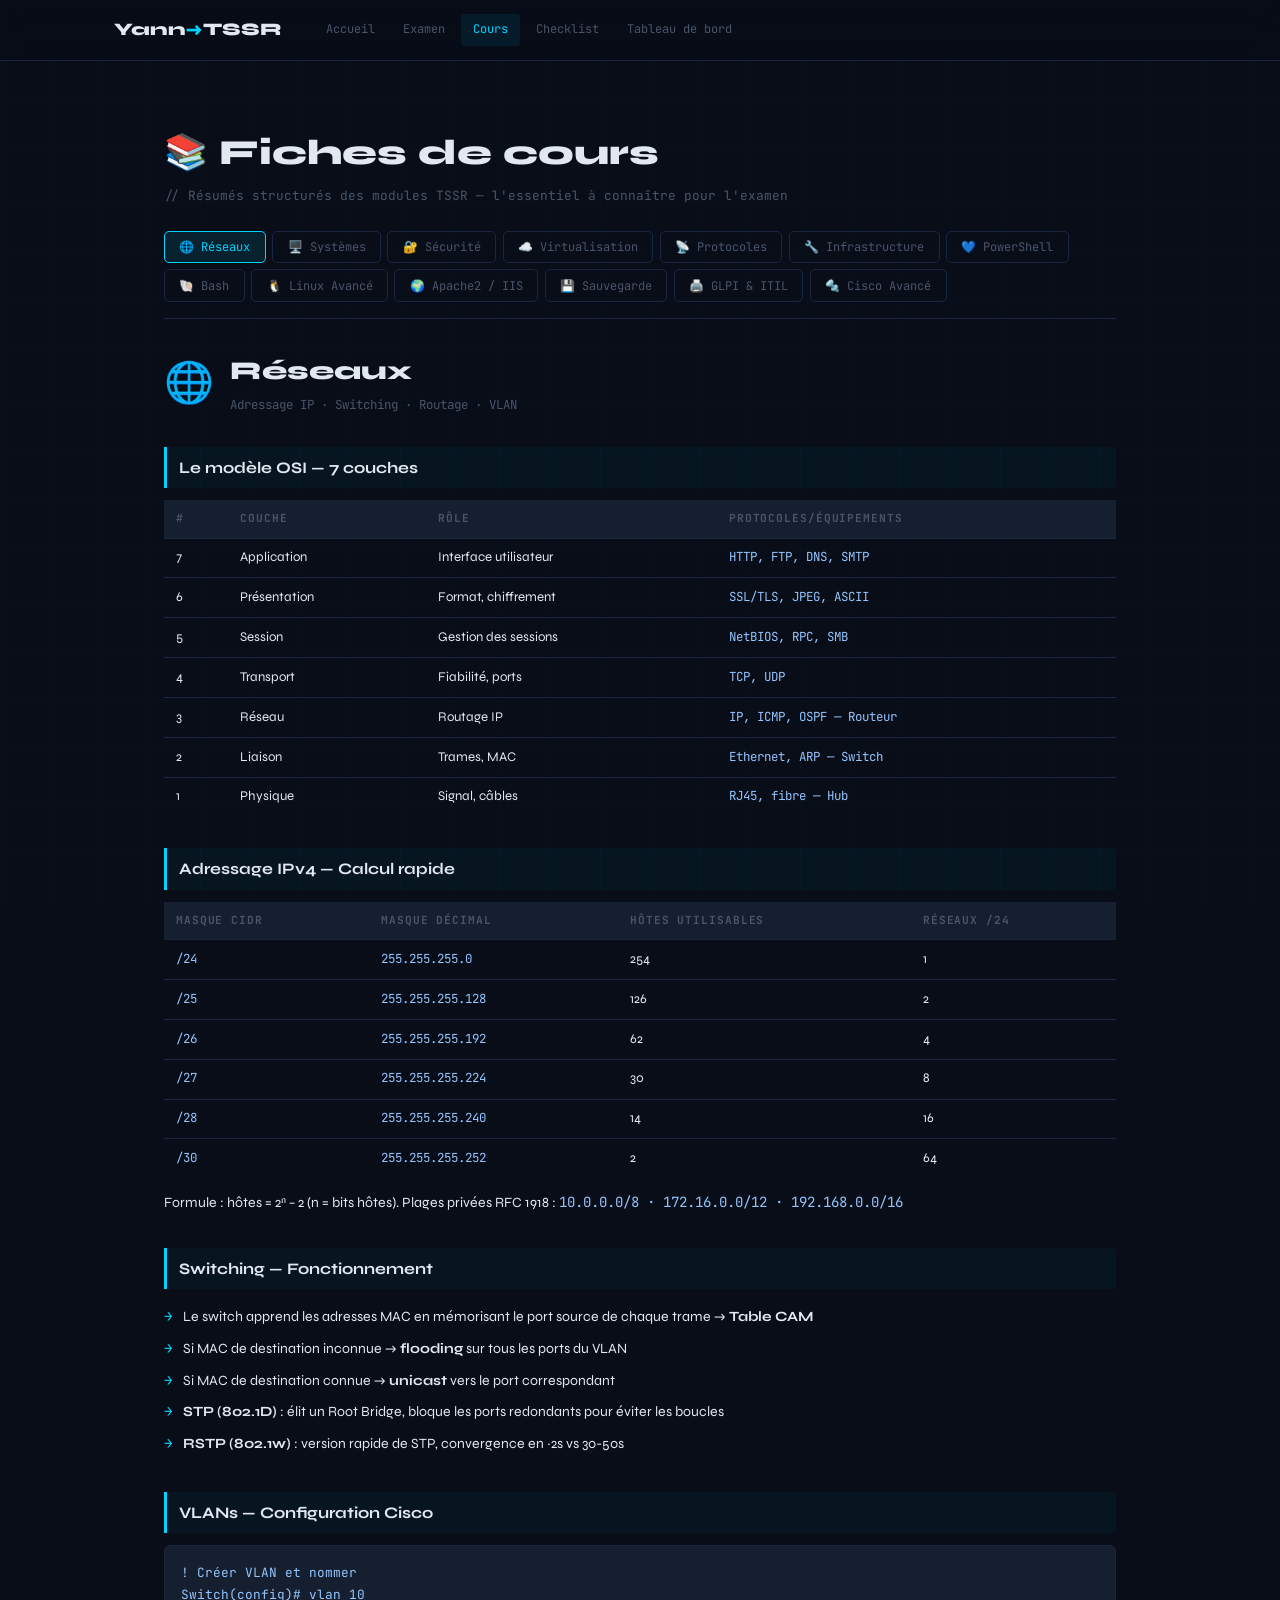
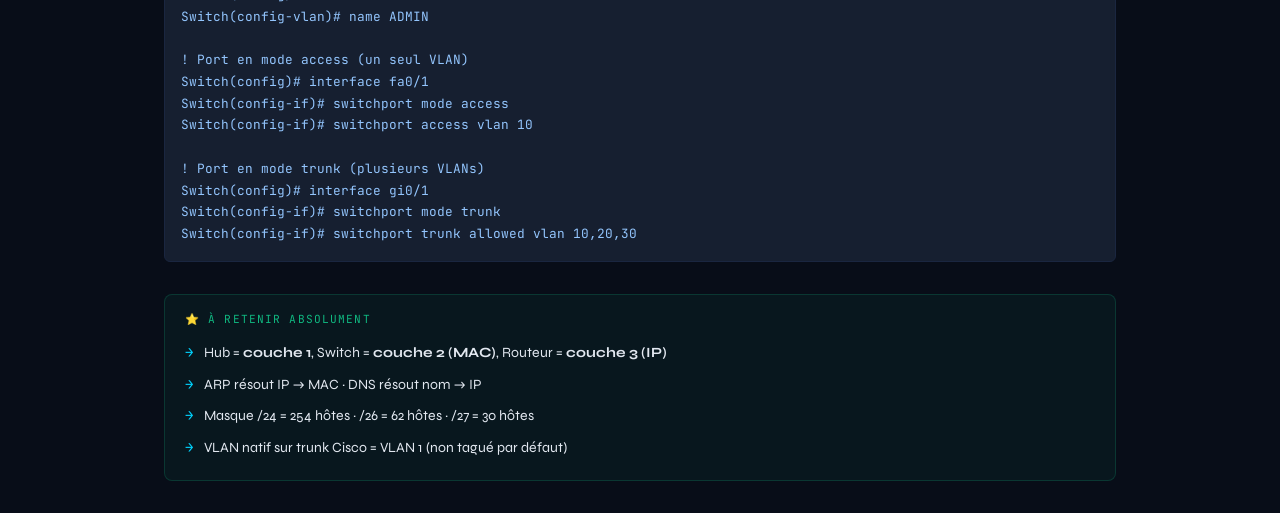
<file: pages/cours.html>
<!DOCTYPE html>
<html lang="fr">
<head>
<meta charset="UTF-8">
<meta name="viewport" content="width=device-width, initial-scale=1.0">
<title>Fiches de cours | Yann TSSR</title>
<link href="https://fonts.googleapis.com/css2?family=JetBrains+Mono:wght@400;700&family=Syne:wght@400;600;700;800&display=swap" rel="stylesheet">
<link rel="stylesheet" href="../css/global.css">
<style>
  .page-header { padding: 2rem 0 1.5rem; }
  .page-header h1 { font-size: 2.2rem; font-weight: 800; margin-bottom: 0.3rem; }
  .page-header p { color: var(--muted); font-family: var(--mono); font-size: 0.8rem; }

  .tab-bar {
    display: flex; gap: 0.4rem; flex-wrap: wrap;
    margin-bottom: 2rem; padding-bottom: 1rem;
    border-bottom: 1px solid var(--border);
  }
  .tab-btn {
    font-family: var(--mono); font-size: 0.75rem;
    padding: 0.45rem 0.9rem; border-radius: 5px;
    border: 1px solid var(--border); background: transparent;
    color: var(--muted); cursor: pointer; transition: all 0.15s;
  }
  .tab-btn:hover { border-color: var(--accent); color: var(--accent); }
  .tab-btn.active { background: rgba(0,212,255,0.1); border-color: var(--accent); color: var(--accent); }

  .fiche { display: none; animation: fadeIn 0.4s ease; }
  .fiche.active { display: block; }

  .fiche-header {
    display: flex; align-items: center; gap: 1rem;
    margin-bottom: 2rem;
  }
  .fiche-icon { font-size: 2.5rem; }
  .fiche-title { font-size: 1.6rem; font-weight: 800; }
  .fiche-sub { color: var(--muted); font-family: var(--mono); font-size: 0.78rem; margin-top: 0.2rem; }

  .cours-section { margin-bottom: 2rem; }
  .cs-title {
    font-size: 1rem; font-weight: 700; margin-bottom: 0.75rem;
    padding: 0.5rem 0.75rem; border-left: 3px solid var(--accent);
    background: rgba(0,212,255,0.04); border-radius: 0 4px 4px 0;
  }
  .cs-content { font-size: 0.88rem; line-height: 1.8; color: var(--text); }
  .cs-content ul { list-style: none; padding: 0; }
  .cs-content ul li { padding: 0.2rem 0 0.2rem 1.2rem; position: relative; }
  .cs-content ul li::before { content: '→'; position: absolute; left: 0; color: var(--accent); font-family: var(--mono); }

  .retenir-box {
    background: rgba(16,185,129,0.06); border: 1px solid rgba(16,185,129,0.2);
    border-radius: 8px; padding: 1rem 1.25rem; margin-top: 1rem;
  }
  .retenir-title { font-family: var(--mono); font-size: 0.7rem; color: var(--green); text-transform: uppercase; letter-spacing: 0.1em; margin-bottom: 0.5rem; }

  .table-cours {
    width: 100%; border-collapse: collapse; font-size: 0.83rem;
    margin: 0.75rem 0;
  }
  .table-cours th {
    background: var(--surface2); font-family: var(--mono); font-size: 0.7rem;
    text-transform: uppercase; letter-spacing: 0.08em; color: var(--muted);
    padding: 0.6rem 0.75rem; text-align: left; border-bottom: 1px solid var(--border);
  }
  .table-cours td { padding: 0.55rem 0.75rem; border-bottom: 1px solid var(--border); vertical-align: top; }
  .table-cours tr:last-child td { border-bottom: none; }
  .table-cours .mono { font-family: var(--mono); font-size: 0.78rem; color: #93c5fd; }

  @keyframes fadeIn { from{opacity:0;transform:translateY(8px)} to{opacity:1;transform:translateY(0)} }
</style>
</head>
<body>
<nav class="navbar">
  <div class="nav-inner">
    <a class="nav-logo" href="../index.html">Yann<span>→</span>TSSR</a>
    <div class="nav-links">
      <a href="../index.html">Accueil</a>
      <a href="examen.html">Examen</a>
      <a href="cours.html" class="active">Cours</a>
      <a href="checklist.html">Checklist</a>
      <a href="tableau.html">Tableau de bord</a>
    </div>
    <button class="nav-burger" onclick="document.querySelector('.nav-links').classList.toggle('open')">☰</button>
  </div>
</nav>

<div class="container">
  <div class="page-header">
    <h1>📚 Fiches de cours</h1>
    <p>// Résumés structurés des modules TSSR — l'essentiel à connaître pour l'examen</p>
  </div>

  <div class="tab-bar">
    <button class="tab-btn active" onclick="showTab('reseaux')">🌐 Réseaux</button>
    <button class="tab-btn" onclick="showTab('systemes')">🖥️ Systèmes</button>
    <button class="tab-btn" onclick="showTab('securite')">🔐 Sécurité</button>
    <button class="tab-btn" onclick="showTab('virtualisation')">☁️ Virtualisation</button>
    <button class="tab-btn" onclick="showTab('protocoles')">📡 Protocoles</button>
    <button class="tab-btn" onclick="showTab('infra')">🔧 Infrastructure</button>
    <button class="tab-btn" onclick="showTab('powershell')">💙 PowerShell</button>
    <button class="tab-btn" onclick="showTab('bash')">🐚 Bash</button>
    <button class="tab-btn" onclick="showTab('linux-avance')">🐧 Linux Avancé</button>
    <button class="tab-btn" onclick="showTab('apache')">🌍 Apache2 / IIS</button>
    <button class="tab-btn" onclick="showTab('backup')">💾 Sauvegarde</button>
    <button class="tab-btn" onclick="showTab('glpi')">🖨️ GLPI & ITIL</button>
    <button class="tab-btn" onclick="showTab('cisco-avance')">🔩 Cisco Avancé</button>
  </div>

  <!-- ===== RÉSEAUX ===== -->
  <div class="fiche active" id="fiche-reseaux">
    <div class="fiche-header">
      <span class="fiche-icon">🌐</span>
      <div><div class="fiche-title">Réseaux</div><div class="fiche-sub">Adressage IP · Switching · Routage · VLAN</div></div>
    </div>

    <div class="cours-section">
      <div class="cs-title">Le modèle OSI — 7 couches</div>
      <table class="table-cours">
        <tr><th>#</th><th>Couche</th><th>Rôle</th><th>Protocoles/équipements</th></tr>
        <tr><td>7</td><td>Application</td><td>Interface utilisateur</td><td class="mono">HTTP, FTP, DNS, SMTP</td></tr>
        <tr><td>6</td><td>Présentation</td><td>Format, chiffrement</td><td class="mono">SSL/TLS, JPEG, ASCII</td></tr>
        <tr><td>5</td><td>Session</td><td>Gestion des sessions</td><td class="mono">NetBIOS, RPC, SMB</td></tr>
        <tr><td>4</td><td>Transport</td><td>Fiabilité, ports</td><td class="mono">TCP, UDP</td></tr>
        <tr><td>3</td><td>Réseau</td><td>Routage IP</td><td class="mono">IP, ICMP, OSPF — Routeur</td></tr>
        <tr><td>2</td><td>Liaison</td><td>Trames, MAC</td><td class="mono">Ethernet, ARP — Switch</td></tr>
        <tr><td>1</td><td>Physique</td><td>Signal, câbles</td><td class="mono">RJ45, fibre — Hub</td></tr>
      </table>
    </div>

    <div class="cours-section">
      <div class="cs-title">Adressage IPv4 — Calcul rapide</div>
      <table class="table-cours">
        <tr><th>Masque CIDR</th><th>Masque décimal</th><th>Hôtes utilisables</th><th>Réseaux /24</th></tr>
        <tr><td class="mono">/24</td><td class="mono">255.255.255.0</td><td>254</td><td>1</td></tr>
        <tr><td class="mono">/25</td><td class="mono">255.255.255.128</td><td>126</td><td>2</td></tr>
        <tr><td class="mono">/26</td><td class="mono">255.255.255.192</td><td>62</td><td>4</td></tr>
        <tr><td class="mono">/27</td><td class="mono">255.255.255.224</td><td>30</td><td>8</td></tr>
        <tr><td class="mono">/28</td><td class="mono">255.255.255.240</td><td>14</td><td>16</td></tr>
        <tr><td class="mono">/30</td><td class="mono">255.255.255.252</td><td>2</td><td>64</td></tr>
      </table>
      <div class="cs-content">Formule : hôtes = 2ⁿ − 2 (n = bits hôtes). Plages privées RFC 1918 : <code style="font-family:var(--mono);color:#93c5fd">10.0.0.0/8 · 172.16.0.0/12 · 192.168.0.0/16</code></div>
    </div>

    <div class="cours-section">
      <div class="cs-title">Switching — Fonctionnement</div>
      <div class="cs-content">
        <ul>
          <li>Le switch apprend les adresses MAC en mémorisant le port source de chaque trame → <strong>Table CAM</strong></li>
          <li>Si MAC de destination inconnue → <strong>flooding</strong> sur tous les ports du VLAN</li>
          <li>Si MAC de destination connue → <strong>unicast</strong> vers le port correspondant</li>
          <li><strong>STP (802.1D)</strong> : élit un Root Bridge, bloque les ports redondants pour éviter les boucles</li>
          <li><strong>RSTP (802.1w)</strong> : version rapide de STP, convergence en ~2s vs 30-50s</li>
        </ul>
      </div>
    </div>

    <div class="cours-section">
      <div class="cs-title">VLANs — Configuration Cisco</div>
      <div class="code-block">! Créer VLAN et nommer
Switch(config)# vlan 10
Switch(config-vlan)# name ADMIN

! Port en mode access (un seul VLAN)
Switch(config)# interface fa0/1
Switch(config-if)# switchport mode access
Switch(config-if)# switchport access vlan 10

! Port en mode trunk (plusieurs VLANs)
Switch(config)# interface gi0/1
Switch(config-if)# switchport mode trunk
Switch(config-if)# switchport trunk allowed vlan 10,20,30</div>
    </div>

    <div class="retenir-box">
      <div class="retenir-title">⭐ À retenir absolument</div>
      <div class="cs-content">
        <ul>
          <li>Hub = <strong>couche 1</strong>, Switch = <strong>couche 2 (MAC)</strong>, Routeur = <strong>couche 3 (IP)</strong></li>
          <li>ARP résout IP → MAC · DNS résout nom → IP</li>
          <li>Masque /24 = 254 hôtes · /26 = 62 hôtes · /27 = 30 hôtes</li>
          <li>VLAN natif sur trunk Cisco = VLAN 1 (non tagué par défaut)</li>
        </ul>
      </div>
    </div>
  </div>

  <!-- ===== SYSTÈMES ===== -->
  <div class="fiche" id="fiche-systemes">
    <div class="fiche-header">
      <span class="fiche-icon">🖥️</span>
      <div><div class="fiche-title">Systèmes</div><div class="fiche-sub">Linux · Windows Server · Active Directory · GPO</div></div>
    </div>

    <div class="cours-section">
      <div class="cs-title">Commandes Linux essentielles</div>
      <table class="table-cours">
        <tr><th>Commande</th><th>Usage</th><th>Exemple</th></tr>
        <tr><td class="mono">ls -la</td><td>Lister fichiers (avec droits)</td><td class="mono">ls -la /etc/</td></tr>
        <tr><td class="mono">chmod 755</td><td>Changer permissions</td><td class="mono">chmod 755 script.sh</td></tr>
        <tr><td class="mono">chown user:grp</td><td>Changer propriétaire</td><td class="mono">chown www:www index.html</td></tr>
        <tr><td class="mono">df -h</td><td>Espace disque</td><td class="mono">df -h /home</td></tr>
        <tr><td class="mono">top / htop</td><td>Processus temps réel</td><td class="mono">htop</td></tr>
        <tr><td class="mono">grep -r</td><td>Rechercher dans fichiers</td><td class="mono">grep -r ERROR /var/log/</td></tr>
        <tr><td class="mono">systemctl</td><td>Gérer les services</td><td class="mono">systemctl status nginx</td></tr>
        <tr><td class="mono">ss -tuln</td><td>Ports en écoute</td><td class="mono">ss -tuln</td></tr>
        <tr><td class="mono">tail -f</td><td>Suivre un log</td><td class="mono">tail -f /var/log/syslog</td></tr>
        <tr><td class="mono">crontab -e</td><td>Tâches planifiées</td><td class="mono">crontab -e</td></tr>
      </table>
    </div>

    <div class="cours-section">
      <div class="cs-title">Permissions Linux — Notation octale</div>
      <div class="code-block">Propriétaire  Groupe  Autres
    rwx       r-x     r--
    7         5       4

r = 4 · w = 2 · x = 1
777 = rwxrwxrwx (dangereux !)
755 = rwxr-xr-x (standard pour dossiers)
644 = rw-r--r-- (standard pour fichiers)
600 = rw------- (clés SSH, configs sensibles)</div>
    </div>

    <div class="cours-section">
      <div class="cs-title">Active Directory — Structure</div>
      <div class="cs-content">
        <ul>
          <li><strong>Forêt</strong> → <strong>Domaine(s)</strong> → <strong>Unités d'Organisation (OU)</strong> → <strong>Objets</strong> (users, groups, machines)</li>
          <li><strong>GPO</strong> : appliqué dans l'ordre LSDOU (Local → Site → Domain → OU). Le dernier appliqué gagne</li>
          <li><strong>Kerberos</strong> : protocole d'authentification AD. Ticket TGT → Ticket de service</li>
          <li><strong>FSMO</strong> : 5 rôles maîtres d'opérations — PDC Emulator, RID Master, Infrastructure Master, Schema Master, Domain Naming Master</li>
          <li>Outils : <code style="font-family:var(--mono);color:#93c5fd">dsa.msc</code> (Users & Computers) · <code style="font-family:var(--mono);color:#93c5fd">gpmc.msc</code> (Group Policy) · <code style="font-family:var(--mono);color:#93c5fd">dcpromo</code> (promotion DC)</li>
        </ul>
      </div>
    </div>

    <div class="retenir-box">
      <div class="retenir-title">⭐ À retenir absolument</div>
      <div class="cs-content"><ul>
        <li>/etc/passwd = infos compte (lisible tous) · /etc/shadow = hashs mdp (root uniquement)</li>
        <li>systemd : enable = démarrage auto · start = lancer maintenant · --now = les deux</li>
        <li>GPO order : Local → Site → Domaine → OU (le plus spécifique l'emporte)</li>
        <li>Kerberos : tolérance d'horloge 5 min max (NTP critique en AD)</li>
      </ul></div>
    </div>
  </div>

  <!-- ===== SÉCURITÉ ===== -->
  <div class="fiche" id="fiche-securite">
    <div class="fiche-header">
      <span class="fiche-icon">🔐</span>
      <div><div class="fiche-title">Sécurité</div><div class="fiche-sub">Menaces · Firewall · VPN · Chiffrement</div></div>
    </div>

    <div class="cours-section">
      <div class="cs-title">Types de menaces — À connaître</div>
      <table class="table-cours">
        <tr><th>Menace</th><th>Description</th><th>Contremesure</th></tr>
        <tr><td>Virus</td><td>Se propage via fichier hôte</td><td>Antivirus, scan</td></tr>
        <tr><td>Ver (Worm)</td><td>Se réplique seul sur réseau</td><td>Patch, segmentation</td></tr>
        <tr><td>Ransomware</td><td>Chiffre les fichiers, demande rançon</td><td>Backup 3-2-1, EDR</td></tr>
        <tr><td>Phishing</td><td>Usurpe identité pour voler des infos</td><td>Formation, SPF/DKIM</td></tr>
        <tr><td>MitM</td><td>Interception des communications</td><td>TLS, HSTS, certificates</td></tr>
        <tr><td>DDoS</td><td>Saturation par botnet</td><td>CDN, rate limiting, WAF</td></tr>
        <tr><td>SQL Injection</td><td>Injection dans requêtes BDD</td><td>Paramétrage, WAF</td></tr>
        <tr><td>Social Engineering</td><td>Manipulation humaine</td><td>Formation, processus</td></tr>
      </table>
    </div>

    <div class="cours-section">
      <div class="cs-title">Firewall — Règles iptables Linux</div>
      <div class="code-block"># Voir les règles actuelles
iptables -L -v -n

# Bloquer une IP
iptables -A INPUT -s 192.168.1.100 -j DROP

# Autoriser SSH depuis un réseau
iptables -A INPUT -p tcp --dport 22 -s 10.0.0.0/8 -j ACCEPT

# Autoriser HTTP/HTTPS
iptables -A INPUT -p tcp --dport 80 -j ACCEPT
iptables -A INPUT -p tcp --dport 443 -j ACCEPT

# Bloquer tout le reste en entrée
iptables -A INPUT -j DROP

# Sauvegarder (Debian/Ubuntu)
iptables-save > /etc/iptables/rules.v4</div>
    </div>

    <div class="cours-section">
      <div class="cs-title">Chiffrement — Concepts clés</div>
      <div class="cs-content"><ul>
        <li><strong>Symétrique</strong> : même clé pour chiffrer et déchiffrer (AES-256). Rapide. Problème = échange de clé</li>
        <li><strong>Asymétrique</strong> : clé publique (chiffre) + clé privée (déchiffre). RSA, Ed25519. Lent mais sécurise l'échange</li>
        <li><strong>TLS</strong> : combine asymétrique (handshake + échange clé session) + symétrique (données). Best of both worlds</li>
        <li><strong>Hash</strong> : SHA-256, bcrypt. Irréversible. Utilisé pour mots de passe, intégrité</li>
        <li><strong>PKI</strong> : infrastructure de gestion de certificats. CA (Certificate Authority) signe les certificats</li>
      </ul></div>
    </div>

    <div class="retenir-box">
      <div class="retenir-title">⭐ À retenir absolument</div>
      <div class="cs-content"><ul>
        <li>IDS = passif (détecte + alerte) · IPS = actif (détecte + bloque)</li>
        <li>HTTP = 80 · HTTPS = 443 · SSH = 22 · RDP = 3389 · DNS = 53 · DHCP = 67/68</li>
        <li>Principe du moindre privilège : ne donner que les droits strictement nécessaires</li>
        <li>2FA = quelque chose qu'on SAIT + quelque chose qu'on POSSÈDE (ou biométrie)</li>
      </ul></div>
    </div>
  </div>

  <!-- ===== VIRTUALISATION ===== -->
  <div class="fiche" id="fiche-virtualisation">
    <div class="fiche-header">
      <span class="fiche-icon">☁️</span>
      <div><div class="fiche-title">Virtualisation & Cloud</div><div class="fiche-sub">VM · Docker · Kubernetes · IaaS/PaaS/SaaS</div></div>
    </div>

    <div class="cours-section">
      <div class="cs-title">VM vs Conteneurs — Comparaison</div>
      <table class="table-cours">
        <tr><th>Critère</th><th>Machine Virtuelle</th><th>Conteneur Docker</th></tr>
        <tr><td>Isolation</td><td>OS complet isolé</td><td>Namespaces/cgroups Linux</td></tr>
        <tr><td>Taille</td><td>~Go (OS inclus)</td><td>~Mo (partage kernel)</td></tr>
        <tr><td>Démarrage</td><td>Minutes</td><td>Secondes</td></tr>
        <tr><td>Hyperviseur</td><td>Requis (Type 1 ou 2)</td><td>Docker Engine</td></tr>
        <tr><td>Sécurité</td><td>Meilleure isolation</td><td>Moindre (kernel partagé)</td></tr>
        <tr><td>Usage</td><td>OS multiples, legacy</td><td>Microservices, CI/CD</td></tr>
      </table>
    </div>

    <div class="cours-section">
      <div class="cs-title">Docker — Commandes essentielles</div>
      <div class="code-block"># Télécharger une image
docker pull nginx:latest

# Lancer un conteneur
docker run -d -p 80:80 --name monsite nginx

# Lister les conteneurs actifs
docker ps

# Voir les logs
docker logs monsite

# Entrer dans le conteneur
docker exec -it monsite bash

# Stopper et supprimer
docker stop monsite && docker rm monsite

# Docker Compose — lancer plusieurs services
docker compose up -d
docker compose down</div>
    </div>

    <div class="cours-section">
      <div class="cs-title">Modèles Cloud — IaaS / PaaS / SaaS</div>
      <table class="table-cours">
        <tr><th>Modèle</th><th>Fournisseur gère</th><th>Client gère</th><th>Exemples</th></tr>
        <tr><td class="mono">IaaS</td><td>Matériel, réseau, stockage</td><td>OS, middleware, apps, données</td><td>AWS EC2, Azure VMs, GCP</td></tr>
        <tr><td class="mono">PaaS</td><td>+ OS + middleware + runtime</td><td>Applications, données</td><td>Heroku, App Service, Cloud Run</td></tr>
        <tr><td class="mono">SaaS</td><td>Tout</td><td>Données uniquement</td><td>Gmail, Salesforce, Office 365</td></tr>
      </table>
    </div>

    <div class="retenir-box">
      <div class="retenir-title">⭐ À retenir absolument</div>
      <div class="cs-content"><ul>
        <li>Hyperviseur Type 1 = bare-metal (ESXi, Proxmox) · Type 2 = sur OS (VirtualBox)</li>
        <li>RAID 0 = perfs, RAID 1 = miroir, RAID 5 = parité (3 disques min), RAID 10 = miroir+perfs</li>
        <li>Docker -d = background · -p HOST:CONTENEUR · -v = volume · --name = identifiant</li>
        <li>Kubernetes = orchestrateur de conteneurs. Pod = unité de base</li>
      </ul></div>
    </div>
  </div>

  <!-- ===== PROTOCOLES ===== -->
  <div class="fiche" id="fiche-protocoles">
    <div class="fiche-header">
      <span class="fiche-icon">📡</span>
      <div><div class="fiche-title">Protocoles réseau</div><div class="fiche-sub">DHCP · DNS · TCP/UDP · SSH · SNMP · NTP</div></div>
    </div>

    <div class="cours-section">
      <div class="cs-title">Ports à connaître absolument</div>
      <table class="table-cours">
        <tr><th>Port</th><th>Protocole</th><th>Usage</th></tr>
        <tr><td class="mono">20/21</td><td>FTP</td><td>Transfert de fichiers (non chiffré)</td></tr>
        <tr><td class="mono">22</td><td>SSH / SFTP / SCP</td><td>Accès distant sécurisé</td></tr>
        <tr><td class="mono">23</td><td>Telnet</td><td>Accès distant non chiffré (obsolète)</td></tr>
        <tr><td class="mono">25 / 587</td><td>SMTP / SMTP TLS</td><td>Envoi d'emails</td></tr>
        <tr><td class="mono">53</td><td>DNS</td><td>Résolution de noms (UDP + TCP)</td></tr>
        <tr><td class="mono">67/68</td><td>DHCP</td><td>Attribution IPs (serveur/client)</td></tr>
        <tr><td class="mono">80 / 443</td><td>HTTP / HTTPS</td><td>Web non chiffré / chiffré</td></tr>
        <tr><td class="mono">110 / 995</td><td>POP3 / POP3S</td><td>Récupération emails</td></tr>
        <tr><td class="mono">143 / 993</td><td>IMAP / IMAPS</td><td>Synchro emails (reste sur serveur)</td></tr>
        <tr><td class="mono">161/162</td><td>SNMP</td><td>Supervision réseau (agent/trap)</td></tr>
        <tr><td class="mono">389 / 636</td><td>LDAP / LDAPS</td><td>Annuaire (Active Directory)</td></tr>
        <tr><td class="mono">3389</td><td>RDP</td><td>Bureau distant Windows</td></tr>
        <tr><td class="mono">123</td><td>NTP</td><td>Synchronisation de l'heure</td></tr>
      </table>
    </div>

    <div class="cours-section">
      <div class="cs-title">DHCP — Processus DORA</div>
      <div class="code-block">Client          Serveur DHCP
  |---DISCOVER-->|  (broadcast : "Y a-t-il un serveur DHCP ?")
  |<---OFFER-----|  (unicast : "Je t'offre 192.168.1.50/24")
  |---REQUEST---->|  (broadcast : "Je veux l'IP proposée")
  |<---ACK--------|  (unicast : "C'est accordé, bail = 24h")</div>
    </div>

    <div class="cours-section">
      <div class="cs-title">DNS — Types d'enregistrements</div>
      <table class="table-cours">
        <tr><th>Type</th><th>Usage</th><th>Exemple</th></tr>
        <tr><td class="mono">A</td><td>Nom → IPv4</td><td class="mono">www → 93.184.216.34</td></tr>
        <tr><td class="mono">AAAA</td><td>Nom → IPv6</td><td class="mono">www → 2001:db8::1</td></tr>
        <tr><td class="mono">CNAME</td><td>Alias</td><td class="mono">mail → smtp.exemple.fr</td></tr>
        <tr><td class="mono">MX</td><td>Serveur mail du domaine</td><td class="mono">exemple.fr → mail.exemple.fr</td></tr>
        <tr><td class="mono">TXT</td><td>Vérification, SPF, DKIM</td><td class="mono">v=spf1 include:...</td></tr>
        <tr><td class="mono">PTR</td><td>IP → Nom (résolution inverse)</td><td class="mono">34.216.184.93 → www</td></tr>
      </table>
    </div>

    <div class="retenir-box">
      <div class="retenir-title">⭐ À retenir absolument</div>
      <div class="cs-content"><ul>
        <li>TCP = connexion orientée (3-way handshake SYN/SYN-ACK/ACK), fiable</li>
        <li>UDP = sans connexion, rapide mais sans garantie. DNS, DHCP, SNMP, VoIP, streaming</li>
        <li>NTP critique pour Kerberos/AD : tolérance max 5 minutes</li>
        <li>IMAP (143) = emails restent sur serveur · POP3 (110) = télécharge et supprime</li>
      </ul></div>
    </div>
  </div>

  <!-- ===== INFRASTRUCTURE ===== -->
  <div class="fiche" id="fiche-infra">
    <div class="fiche-header">
      <span class="fiche-icon">🔧</span>
      <div><div class="fiche-title">Infrastructure</div><div class="fiche-sub">Câblage · Normes · VLAN · Fibre · PoE</div></div>
    </div>

    <div class="cours-section">
      <div class="cs-title">Câblage cuivré — Catégories et performances</div>
      <table class="table-cours">
        <tr><th>Catégorie</th><th>Débit max</th><th>Distance max</th><th>Usage</th></tr>
        <tr><td class="mono">Cat5e</td><td>1 Gbps</td><td>100m</td><td>Réseau standard</td></tr>
        <tr><td class="mono">Cat6</td><td>1 Gbps / 10 Gbps*</td><td>100m / 55m</td><td>Réseau entreprise</td></tr>
        <tr><td class="mono">Cat6a</td><td>10 Gbps</td><td>100m</td><td>Datacenter, campus</td></tr>
        <tr><td class="mono">Cat7</td><td>10 Gbps</td><td>100m</td><td>Haute performance</td></tr>
        <tr><td class="mono">Cat8</td><td>25/40 Gbps</td><td>30m</td><td>Datacenter (short range)</td></tr>
      </table>
    </div>

    <div class="cours-section">
      <div class="cs-title">Fibre optique — Monomode vs Multimode</div>
      <table class="table-cours">
        <tr><th></th><th>Monomode (SMF)</th><th>Multimode (MMF)</th></tr>
        <tr><td>Cœur</td><td>9 µm</td><td>50 / 62.5 µm</td></tr>
        <tr><td>Portée</td><td>Jusqu'à 100 km</td><td>300 m – 2 km</td></tr>
        <tr><td>Source lumineuse</td><td>Laser</td><td>LED ou VCSEL</td></tr>
        <tr><td>Coût</td><td>Plus cher</td><td>Moins cher</td></tr>
        <tr><td>Usage</td><td>WAN, FAI, inter-bâtiments</td><td>Datacenter, campus</td></tr>
        <tr><td>Connecteurs</td><td>SC, LC, FC</td><td>SC, LC, ST</td></tr>
      </table>
    </div>

    <div class="cours-section">
      <div class="cs-title">PoE — Power over Ethernet</div>
      <div class="cs-content"><ul>
        <li><strong>PoE (802.3af)</strong> : 15.4W max → téléphones IP, petites caméras</li>
        <li><strong>PoE+ (802.3at)</strong> : 30W max → points d'accès WiFi, caméras PTZ</li>
        <li><strong>PoE++ (802.3bt)</strong> : 60W / 100W → téléphones conférence, mini-PC</li>
        <li>Le switch PoE doit avoir un budget PoE total suffisant (somme de tous les ports)</li>
        <li>L'injecteur PoE permet d'alimenter un équipement depuis un switch non-PoE</li>
      </ul></div>
    </div>

    <div class="retenir-box">
      <div class="retenir-title">⭐ À retenir absolument</div>
      <div class="cs-content"><ul>
        <li>Distance max Ethernet cuivré = <strong>100 mètres</strong> (toutes catégories pour 1 Gbps)</li>
        <li>Câble droit = équipements différents (PC→Switch) · Croisé = équipements identiques (Switch→Switch)</li>
        <li>Auto-MDIX sur les équipements modernes détecte automatiquement le type de câble</li>
        <li>VLAN 802.1Q : tag de 4 octets ajouté à la trame Ethernet, ID VLAN sur 12 bits (4094 VLANs)</li>
      </ul></div>
    </div>
  </div>
    
    <!-- ===== POWERSHELL ===== -->
    
<div class="fiche" id="fiche-powershell">
  <div class="fiche-header">
    <span class="fiche-icon">💙</span>
    <div><div class="fiche-title">PowerShell</div><div class="fiche-sub">Cmdlets · Pipeline · Scripts · Active Directory</div></div>
  </div>

  <div class="cours-section">
    <div class="cs-title">Structure d'une cmdlet PowerShell</div>
    <div class="cs-content">PowerShell utilise la convention <strong>Verbe-Nom</strong> : Get-Service, Set-Item, New-User, Remove-Item. Le pipeline <code style="font-family:var(--mono);color:#93c5fd">|</code> transmet les objets (pas du texte) entre les cmdlets.</div>
    <div class="code-block"># Lister les services en cours d'exécution
Get-Service | Where-Object {$_.Status -eq 'Running'} | Select-Object Name, DisplayName

# Arrêter un service
Stop-Service -Name 'Spooler' -Force

# Lister les processus consommant plus de 100MB RAM
Get-Process | Where-Object {$_.WorkingSet -gt 100MB} | Sort-Object WorkingSet -Descending

# Voir les events d'erreur dans les logs Windows
Get-EventLog -LogName System -EntryType Error -Newest 20</div>
  </div>

  <div class="cours-section">
    <div class="cs-title">Gestion des fichiers et dossiers</div>
    <div class="code-block"># Lister le contenu d'un dossier récursivement
Get-ChildItem C:\Users -Recurse -Filter '*.log'

# Copier un fichier
Copy-Item C:\source\fichier.txt D:\destination\

# Déplacer
Move-Item C:\source\fichier.txt D:\destination\

# Supprimer (avec confirmation)
Remove-Item C:\temp\* -Recurse -Confirm

# Créer un dossier
New-Item -Path C:\MonDossier -ItemType Directory

# Lire un fichier (10 dernières lignes)
Get-Content C:\logs\app.log -Tail 10 -Wait</div>
  </div>

  <div class="cours-section">
    <div class="cs-title">Gestion des utilisateurs locaux</div>
    <div class="code-block"># Créer un utilisateur local
$password = ConvertTo-SecureString "MotDePasse1!" -AsPlainText -Force
New-LocalUser -Name "alice" -Password $password -FullName "Alice Dupont" -Description "Comptabilité"

# Ajouter au groupe Administrateurs
Add-LocalGroupMember -Group "Administrateurs" -Member "alice"

# Lister les utilisateurs locaux
Get-LocalUser

# Désactiver un compte
Disable-LocalUser -Name "alice"

# Modifier le mot de passe
Set-LocalUser -Name "alice" -Password (ConvertTo-SecureString "NvxMdp!" -AsPlainText -Force)</div>
  </div>

  <div class="cours-section">
    <div class="cs-title">Gestion Active Directory (RSAT)</div>
    <div class="code-block"># Importer le module AD (nécessite RSAT)
Import-Module ActiveDirectory

# Créer un utilisateur AD
New-ADUser -Name "Bob Martin" -SamAccountName "bmartin" `
  -UserPrincipalName "bmartin@domain.local" `
  -Path "OU=Utilisateurs,DC=domain,DC=local" `
  -AccountPassword (ConvertTo-SecureString "Pass1!" -AsPlainText -Force) `
  -Enabled $true

# Trouver les comptes inactifs depuis 90 jours
Search-ADAccount -AccountInactive -TimeSpan 90.00:00:00 | Select-Object Name, LastLogonDate

# Lister les membres d'un groupe
Get-ADGroupMember -Identity "Domain Admins" | Select-Object Name, SamAccountName

# Déplacer un objet AD dans une OU
Move-ADObject -Identity "CN=Bob Martin,OU=Old,DC=domain,DC=local" `
  -TargetPath "OU=Comptabilite,DC=domain,DC=local"</div>
  </div>

  <div class="cours-section">
    <div class="cs-title">Réseau & Diagnostic</div>
    <div class="code-block"># Test de connectivité (ping amélioré)
Test-Connection google.com -Count 4

# Test de port TCP
Test-NetConnection 192.168.1.1 -Port 443

# Voir les interfaces réseau
Get-NetAdapter | Where-Object {$_.Status -eq 'Up'}

# Voir la table de routage
Get-NetRoute

# Configurer une IP statique
New-NetIPAddress -InterfaceAlias "Ethernet" -IPAddress 192.168.1.50 `
  -PrefixLength 24 -DefaultGateway 192.168.1.1

# Configurer le DNS
Set-DnsClientServerAddress -InterfaceAlias "Ethernet" -ServerAddresses 192.168.1.1,8.8.8.8</div>
  </div>

  <div class="retenir-box">
    <div class="retenir-title">⭐ Cmdlets indispensables à retenir</div>
    <div class="cs-content"><ul>
      <li><strong>Get-Help cmdlet -Examples</strong> : affiche l'aide avec exemples (RTFM PowerShell)</li>
      <li><strong>Get-Member</strong> (alias gm) : affiche les propriétés et méthodes d'un objet du pipeline</li>
      <li><strong>Select-Object</strong> : choisir les propriétés à afficher</li>
      <li><strong>Sort-Object</strong> : trier · <strong>Group-Object</strong> : grouper · <strong>Measure-Object</strong> : compter/somme/moyenne</li>
      <li><strong>Export-Csv</strong> : exporter en CSV · <strong>ConvertTo-Html</strong> : exporter en HTML</li>
      <li>Politique d'exécution : <code style="font-family:var(--mono);color:#93c5fd">Set-ExecutionPolicy RemoteSigned</code> pour autoriser les scripts</li>
    </ul></div>
  </div>
</div>


<!-- ===== BASH / SCRIPTING ===== -->
<div class="fiche" id="fiche-bash">
  <div class="fiche-header">
    <span class="fiche-icon">🐚</span>
    <div><div class="fiche-title">Bash & Scripting</div><div class="fiche-sub">Scripts · Variables · Boucles · Cron · Automatisation</div></div>
  </div>

  <div class="cours-section">
    <div class="cs-title">Structure d'un script Bash</div>
    <div class="code-block">#!/bin/bash
# Description : Script de sauvegarde quotidienne
# Auteur : Admin IT
# Date : 2024-01-01

# === VARIABLES ===
SOURCE="/var/www/html"
DEST="/backup/web"
DATE=$(date +%Y%m%d_%H%M%S)
LOG="/var/log/backup.log"

# === FONCTIONS ===
log_message() {
    echo "[$(date '+%Y-%m-%d %H:%M:%S')] $1" | tee -a "$LOG"
}

# === CODE PRINCIPAL ===
log_message "Démarrage de la sauvegarde"

if [ -d "$SOURCE" ]; then
    tar -czf "${DEST}/web_${DATE}.tar.gz" "$SOURCE"
    if [ $? -eq 0 ]; then
        log_message "Sauvegarde réussie : web_${DATE}.tar.gz"
    else
        log_message "ERREUR : échec de la sauvegarde"
        exit 1
    fi
else
    log_message "ERREUR : $SOURCE n'existe pas"
    exit 1
fi</div>
  </div>

  <div class="cours-section">
    <div class="cs-title">Variables et types</div>
    <div class="code-block"># Déclaration (pas d'espace autour du =)
NOM="Alice"
AGE=28
LISTE=("item1" "item2" "item3")

# Utilisation (toujours entre guillemets doubles)
echo "Bonjour $NOM, tu as $AGE ans"
echo "Premier élément : ${LISTE[0]}"

# Variables spéciales
echo "Nom du script : $0"
echo "1er argument : $1"
echo "Tous les args : $@"
echo "Nombre d'args : $#"
echo "PID du script : $$"
echo "Code retour dernier cmd : $?"

# Substitution de commande
DATE_ACTUELLE=$(date +%Y-%m-%d)
NB_FICHIERS=$(ls /var/log/ | wc -l)
echo "Il y a $NB_FICHIERS fichiers dans /var/log/"</div>
  </div>

  <div class="cours-section">
    <div class="cs-title">Conditions et boucles</div>
    <div class="code-block"># IF - conditions sur fichiers
if [ -f "/etc/passwd" ]; then echo "Fichier existe"; fi
if [ -d "/var/log" ]; then echo "Dossier existe"; fi
if [ -r "$FICHIER" ]; then echo "Lisible"; fi

# IF - comparaisons numériques
if [ $AGE -gt 18 ]; then echo "Majeur"; fi
# -eq (=), -ne (!=), -lt (<), -le (<=), -gt (>), -ge (>=)

# IF - chaînes de caractères
if [ "$NOM" = "Alice" ]; then echo "C'est Alice"; fi
if [ -z "$VAR" ]; then echo "Variable vide"; fi
if [ -n "$VAR" ]; then echo "Variable non vide"; fi

# FOR - parcourir des fichiers
for fichier in /var/log/*.log; do
    echo "Traitement : $fichier"
done

# WHILE - boucle avec compteur
i=1
while [ $i -le 5 ]; do
    echo "Tour $i"
    ((i++))
done

# CASE - équivalent switch
case "$1" in
    start)   echo "Démarrage..." ;;
    stop)    echo "Arrêt..."    ;;
    status)  echo "Statut..."   ;;
    *)       echo "Usage: $0 {start|stop|status}" ;;
esac</div>
  </div>

  <div class="cours-section">
    <div class="cs-title">Cron — Planification de tâches</div>
    <div class="code-block"># Éditer le crontab de l'utilisateur courant
crontab -e

# Syntaxe : MIN HEURE JOUR MOIS JOUR_SEMAINE COMMANDE
# MIN     : 0-59
# HEURE   : 0-23
# JOUR    : 1-31
# MOIS    : 1-12
# JOUR_S  : 0-7 (0 et 7 = dimanche)

# Exemples :
0 2 * * *     /opt/scripts/backup.sh          # Tous les jours à 2h
0 */4 * * *   /opt/scripts/check.sh           # Toutes les 4 heures
30 23 * * 5   /opt/scripts/weekly_report.sh   # Vendredi à 23h30
0 0 1 * *     /opt/scripts/monthly.sh         # 1er du mois à minuit
*/5 * * * *   /opt/scripts/monitor.sh         # Toutes les 5 minutes

# Cron spéciaux :
@reboot       /opt/scripts/startup.sh         # Au démarrage
@daily        /opt/scripts/daily.sh           # Quotidien (= 0 0 * * *)
@weekly       /opt/scripts/weekly.sh          # Hebdo (= 0 0 * * 0)

# Voir les crontabs de tous les users (root)
for user in $(cut -d: -f1 /etc/passwd); do echo "=== $user ==="; crontab -u $user -l 2>/dev/null; done</div>
  </div>

  <div class="retenir-box">
    <div class="retenir-title">⭐ Commandes shell incontournables</div>
    <div class="cs-content"><ul>
      <li><code style="font-family:var(--mono);color:#93c5fd">grep -r "erreur" /var/log/</code> : chercher dans les logs</li>
      <li><code style="font-family:var(--mono);color:#93c5fd">find /home -name "*.tmp" -mtime +30 -delete</code> : nettoyer les vieux fichiers</li>
      <li><code style="font-family:var(--mono);color:#93c5fd">awk '{print $1}' fichier</code> : extraire la 1ère colonne</li>
      <li><code style="font-family:var(--mono);color:#93c5fd">sed -i 's/ancien/nouveau/g' fichier</code> : remplacer dans un fichier</li>
      <li><code style="font-family:var(--mono);color:#93c5fd">2>/dev/null</code> : ignorer les erreurs · <code style="font-family:var(--mono);color:#93c5fd">&amp;></code> : tout rediriger</li>
      <li>Tester un script sans l'exécuter : <code style="font-family:var(--mono);color:#93c5fd">bash -n script.sh</code></li>
    </ul></div>
  </div>
</div>


<!-- ===== LINUX AVANCÉ ===== -->
<div class="fiche" id="fiche-linux-avance">
  <div class="fiche-header">
    <span class="fiche-icon">🐧</span>
    <div><div class="fiche-title">Linux Avancé</div><div class="fiche-sub">ACL · Vim/Nano · Liens symboliques · DNS · Fichiers système</div></div>
  </div>

  <div class="cours-section">
    <div class="cs-title">Éditeurs de texte — Vim & Nano</div>
    <table class="table-cours">
      <tr><th>Action</th><th>Vim</th><th>Nano</th></tr>
      <tr><td>Ouvrir un fichier</td><td class="mono">vim fichier.txt</td><td class="mono">nano fichier.txt</td></tr>
      <tr><td>Mode insertion</td><td class="mono">i (avant) / a (après)</td><td>Directement actif</td></tr>
      <tr><td>Retour mode normal</td><td class="mono">Échap</td><td>—</td></tr>
      <tr><td>Sauvegarder</td><td class="mono">:w</td><td class="mono">Ctrl+O puis Entrée</td></tr>
      <tr><td>Quitter</td><td class="mono">:q</td><td class="mono">Ctrl+X</td></tr>
      <tr><td>Sauvegarder + quitter</td><td class="mono">:wq ou ZZ</td><td class="mono">Ctrl+X → Y</td></tr>
      <tr><td>Quitter sans sauver</td><td class="mono">:q!</td><td class="mono">Ctrl+X → N</td></tr>
      <tr><td>Chercher</td><td class="mono">/mot puis n/N</td><td class="mono">Ctrl+W</td></tr>
      <tr><td>Chercher/Remplacer</td><td class="mono">:%s/ancien/nouveau/g</td><td class="mono">Ctrl+\</td></tr>
      <tr><td>Numéros de lignes</td><td class="mono">:set number</td><td class="mono">Alt+N</td></tr>
      <tr><td>Aller à la ligne N</td><td class="mono">:N (ex: :42)</td><td class="mono">Ctrl+_</td></tr>
      <tr><td>Couper une ligne</td><td class="mono">dd</td><td class="mono">Ctrl+K</td></tr>
      <tr><td>Coller</td><td class="mono">p</td><td class="mono">Ctrl+U</td></tr>
    </table>
  </div>

  <div class="cours-section">
    <div class="cs-title">ACL — Droits fins (setfacl / getfacl)</div>
    <div class="code-block"># Vérifier les ACL d'un fichier
getfacl /var/partage/rapport.pdf

# Donner des droits en lecture/écriture à un utilisateur
setfacl -m u:alice:rw /var/partage/rapport.pdf

# Donner des droits à un groupe
setfacl -m g:comptabilite:rx /var/partage/

# ACL par défaut (héritées par les nouveaux fichiers dans un dossier)
setfacl -d -m g:developpeurs:rwx /var/projets/

# Supprimer les ACL d'un utilisateur
setfacl -x u:alice /var/partage/rapport.pdf

# Supprimer TOUTES les ACL
setfacl -b /var/partage/rapport.pdf

# Copier les ACL d'un fichier à un autre
getfacl source.txt | setfacl --set-file=- dest.txt

# IMPORTANT : la partition doit être montée avec l'option 'acl'
# Dans /etc/fstab : /dev/sdb1 /var/partage ext4 defaults,acl 0 2</div>
  </div>

  <div class="cours-section">
    <div class="cs-title">Liens symboliques et durs</div>
    <div class="code-block"># Créer un lien symbolique (soft link = raccourci)
ln -s /etc/apache2/sites-available/monsite.conf /etc/apache2/sites-enabled/

# Créer un lien dur (hard link = même inode)
ln /var/log/app.log /backup/app_link.log

# Vérifier si c'est un lien symbolique
ls -la /etc/apache2/sites-enabled/
# → monsite.conf -> ../sites-available/monsite.conf

# Trouver tous les liens symboliques cassés
find / -xtype l 2>/dev/null

# Supprimer un lien symbolique (NE PAS mettre de / à la fin)
rm /etc/apache2/sites-enabled/monsite.conf
# ou
unlink /etc/apache2/sites-enabled/monsite.conf

# Différence :
# Lien symbolique : peut traverser les partitions, pointe vers un chemin
# Lien dur : même inode, même partition uniquement, persiste si l'original est supprimé</div>
  </div>

  <div class="cours-section">
    <div class="cs-title">Fichiers de configuration système Linux essentiels</div>
    <table class="table-cours">
      <tr><th>Fichier</th><th>Rôle</th></tr>
      <tr><td class="mono">/etc/passwd</td><td>Comptes utilisateurs (login:x:UID:GID:info:home:shell)</td></tr>
      <tr><td class="mono">/etc/shadow</td><td>Mots de passe hashés (root uniquement)</td></tr>
      <tr><td class="mono">/etc/group</td><td>Groupes et leurs membres</td></tr>
      <tr><td class="mono">/etc/fstab</td><td>Points de montage automatiques au boot</td></tr>
      <tr><td class="mono">/etc/hosts</td><td>Résolution DNS statique locale (bypass DNS)</td></tr>
      <tr><td class="mono">/etc/resolv.conf</td><td>Serveurs DNS utilisés par le système</td></tr>
      <tr><td class="mono">/etc/hostname</td><td>Nom de la machine</td></tr>
      <tr><td class="mono">/etc/network/interfaces</td><td>Config réseau Debian (ou /etc/netplan/*.yaml sur Ubuntu)</td></tr>
      <tr><td class="mono">/etc/ssh/sshd_config</td><td>Config du serveur SSH (port, auth, root login...)</td></tr>
      <tr><td class="mono">/etc/sudoers</td><td>Droits sudo (éditer via visudo !)</td></tr>
      <tr><td class="mono">/etc/crontab</td><td>Tâches planifiées système</td></tr>
      <tr><td class="mono">/var/log/syslog</td><td>Logs système généraux (Debian)</td></tr>
      <tr><td class="mono">/var/log/auth.log</td><td>Logs d'authentification (SSH, sudo, su)</td></tr>
      <tr><td class="mono">/proc/</td><td>Système de fichiers virtuel : info processus et kernel</td></tr>
    </table>
  </div>

  <div class="cours-section">
    <div class="cs-title">Configuration DNS avec BIND9 (Linux)</div>
    <div class="code-block"># Installation
apt install bind9 bind9utils -y

# Fichier de déclaration des zones : /etc/bind/named.conf.local
zone "mondomaine.local" {
    type master;
    file "/etc/bind/db.mondomaine.local";
};

# Fichier de zone : /etc/bind/db.mondomaine.local
$TTL 86400
@   IN  SOA ns1.mondomaine.local. admin.mondomaine.local. (
            2024010101  ; Serial (incrémenté à chaque modif !)
            3600        ; Refresh
            900         ; Retry
            604800      ; Expire
            86400 )     ; Negative TTL

; Serveurs de noms
@       IN  NS  ns1.mondomaine.local.

; Enregistrements A (nom → IP)
ns1     IN  A   192.168.1.1
srv1    IN  A   192.168.1.10
www     IN  A   192.168.1.20

; Alias CNAME
ftp     IN  CNAME  srv1.mondomaine.local.

# Vérifier la syntaxe
named-checkzone mondomaine.local /etc/bind/db.mondomaine.local

# Redémarrer BIND
systemctl restart bind9</div>
  </div>

  <div class="retenir-box">
    <div class="retenir-title">⭐ À retenir absolument</div>
    <div class="cs-content"><ul>
      <li>ACL nécessite que la partition soit montée avec l'option <code style="font-family:var(--mono);color:#93c5fd">acl</code> dans /etc/fstab</li>
      <li>Vim : toujours vérifier dans quel mode on est — Échap pour revenir en mode normal</li>
      <li>Liens symboliques : a2ensite d'Apache crée des liens symboliques dans sites-enabled/</li>
      <li>BIND9 : incrémenter le Serial à chaque modification de zone (format recommandé : YYYYMMDDNN)</li>
      <li>/etc/hosts est consulté AVANT le DNS (sauf si nsswitch.conf modifié)</li>
      <li>visudo (et non vi /etc/sudoers) valide la syntaxe avant de sauvegarder</li>
    </ul></div>
  </div>
</div>


<!-- ===== APACHE2 / IIS ===== -->
<div class="fiche" id="fiche-apache">
  <div class="fiche-header">
    <span class="fiche-icon">🌍</span>
    <div><div class="fiche-title">Apache2 & IIS</div><div class="fiche-sub">Installation · VirtualHosts · HTTPS · Logs · Windows IIS</div></div>
  </div>

  <div class="cours-section">
    <div class="cs-title">Apache2 — Installation et structure (Debian/Ubuntu)</div>
    <div class="code-block"># Installation
apt install apache2 -y
systemctl enable --now apache2

# Structure des répertoires
/etc/apache2/
├── apache2.conf          # Config principale
├── ports.conf            # Ports d'écoute (80, 443)
├── sites-available/      # Tous les VirtualHosts configurés
│   ├── 000-default.conf  # Site par défaut HTTP
│   └── default-ssl.conf  # Site par défaut HTTPS
├── sites-enabled/        # Liens symboliques vers les sites actifs
├── mods-available/       # Modules disponibles
├── mods-enabled/         # Modules actifs (liens symboliques)
└── conf-available/       # Configs supplémentaires

# Commandes de gestion
a2ensite monsite.conf     # Activer un site
a2dissite monsite.conf    # Désactiver un site
a2enmod ssl               # Activer le module SSL
a2enmod rewrite           # Activer mod_rewrite
apache2ctl configtest     # Tester la syntaxe avant reload
systemctl reload apache2  # Recharger sans interruption</div>
  </div>

  <div class="cours-section">
    <div class="cs-title">Créer un VirtualHost HTTP</div>
    <div class="code-block"># Fichier : /etc/apache2/sites-available/monsite.conf

<VirtualHost *:80>
    ServerName monsite.local
    ServerAlias www.monsite.local
    DocumentRoot /var/www/monsite

    # Logs spécifiques au site
    ErrorLog ${APACHE_LOG_DIR}/monsite_error.log
    CustomLog ${APACHE_LOG_DIR}/monsite_access.log combined

    # Options du répertoire
    <Directory /var/www/monsite>
        Options -Indexes +FollowSymLinks
        AllowOverride All
        Require all granted
    </Directory>
</VirtualHost>

# Activation
a2ensite monsite.conf
systemctl reload apache2

# Créer le répertoire et une page test
mkdir -p /var/www/monsite
echo "<h1>Monsite fonctionne !</h1>" > /var/www/monsite/index.html
chown -R www-data:www-data /var/www/monsite</div>
  </div>

  <div class="cours-section">
    <div class="cs-title">VirtualHost HTTPS avec certificat auto-signé</div>
    <div class="code-block"># Générer un certificat auto-signé (test uniquement)
openssl req -x509 -nodes -days 365 -newkey rsa:2048 \
  -keyout /etc/ssl/private/monsite.key \
  -out /etc/ssl/certs/monsite.crt \
  -subj "/C=FR/ST=Loire/L=Nantes/O=MonEntreprise/CN=monsite.local"

# Activer le module SSL
a2enmod ssl

# VirtualHost HTTPS
<VirtualHost *:443>
    ServerName monsite.local
    DocumentRoot /var/www/monsite

    SSLEngine on
    SSLCertificateFile    /etc/ssl/certs/monsite.crt
    SSLCertificateKeyFile /etc/ssl/private/monsite.key

    ErrorLog ${APACHE_LOG_DIR}/monsite_ssl_error.log
    CustomLog ${APACHE_LOG_DIR}/monsite_ssl_access.log combined
</VirtualHost>

# Redirection HTTP → HTTPS (dans le VirtualHost *:80)
<VirtualHost *:80>
    ServerName monsite.local
    Redirect permanent / https://monsite.local/
</VirtualHost></div>
  </div>

  <div class="cours-section">
    <div class="cs-title">IIS — Internet Information Services (Windows Server)</div>
    <div class="code-block"># Installer IIS via PowerShell
Install-WindowsFeature -Name Web-Server -IncludeManagementTools

# Structure IIS équivalente à Apache :
# Site Apache VirtualHost  = Site IIS
# DocumentRoot             = Répertoire physique du site
# Port/hostname binding    = Liaison (binding) IIS
# .htaccess                = web.config

# Ouvrir le Gestionnaire IIS
inetmgr

# Via PowerShell (module WebAdministration)
Import-Module WebAdministration

# Créer un nouveau site
New-WebSite -Name "MonSite" -Port 80 -HostHeader "monsite.local" `
  -PhysicalPath "C:\inetpub\monsite"

# Lister les sites
Get-WebSite

# Arrêter/Démarrer un site
Stop-WebSite -Name "MonSite"
Start-WebSite -Name "MonSite"

# Pool d'applications (isolation des processus)
New-WebAppPool -Name "MonSitePool"
Set-ItemProperty IIS:\Sites\MonSite -name applicationPool -value "MonSitePool"</div>
  </div>

  <div class="retenir-box">
    <div class="retenir-title">⭐ Commandes de diagnostic Apache</div>
    <div class="cs-content"><ul>
      <li><code style="font-family:var(--mono);color:#93c5fd">apache2ctl configtest</code> : TOUJOURS vérifier la syntaxe avant reload</li>
      <li><code style="font-family:var(--mono);color:#93c5fd">tail -f /var/log/apache2/error.log</code> : suivre les erreurs en temps réel</li>
      <li><code style="font-family:var(--mono);color:#93c5fd">apache2ctl -S</code> : liste tous les VirtualHosts actifs et leurs bindings</li>
      <li>403 Forbidden = problème de droits (chown/chmod ou Require) · 404 = DocumentRoot incorrect · 500 = erreur de config PHP/module</li>
      <li>En production : utiliser Let's Encrypt (certbot) pour des certificats SSL gratuits et valides</li>
    </ul></div>
  </div>
</div>


<!-- ===== SAUVEGARDE ===== -->
<div class="fiche" id="fiche-backup">
  <div class="fiche-header">
    <span class="fiche-icon">💾</span>
    <div><div class="fiche-title">Sauvegarde & Restauration</div><div class="fiche-sub">Stratégies · rsync · tar · robocopy · RAID · RPO/RTO</div></div>
  </div>

  <div class="cours-section">
    <div class="cs-title">Stratégie 3-2-1 et types de sauvegardes</div>
    <table class="table-cours">
      <tr><th>Type</th><th>Ce qui est sauvegardé</th><th>Vitesse backup</th><th>Vitesse restauration</th><th>Espace</th></tr>
      <tr><td><strong>Complète</strong></td><td>Tout à chaque fois</td><td>Lente</td><td>Rapide (1 seule backup)</td><td>Important</td></tr>
      <tr><td><strong>Différentielle</strong></td><td>Modifications depuis la dernière COMPLÈTE</td><td>Moyenne (croît)</td><td>Moyenne (complète + 1 diff)</td><td>Moyen</td></tr>
      <tr><td><strong>Incrémentale</strong></td><td>Modifications depuis la dernière sauvegarde</td><td>Rapide</td><td>Lente (complète + toutes incrémentales)</td><td>Minimal</td></tr>
    </table>
    <div class="cs-content" style="margin-top:0.75rem">
      <strong>Règle 3-2-1 :</strong> 3 copies · 2 supports différents · 1 hors site<br>
      <strong>RPO</strong> (Recovery Point Objective) = perte de données max acceptable (ex: RPO=4h → backup toutes les 4h)<br>
      <strong>RTO</strong> (Recovery Time Objective) = durée max pour restaurer (ex: RTO=2h → système opérationnel en 2h max)
    </div>
  </div>

  <div class="cours-section">
    <div class="cs-title">rsync — Synchronisation Linux</div>
    <div class="code-block"># Synchronisation locale
rsync -av /source/ /destination/

# OPTIONS ESSENTIELLES :
# -a = archive (récursif + droits + timestamps + liens symboliques)
# -v = verbose (affiche les fichiers)
# -z = compression pendant le transfert
# -P = progression + reprise en cas d'interruption
# --delete = supprime les fichiers absents de la source (miroir exact)
# --exclude = exclure des fichiers/dossiers
# --dry-run (-n) = simulation (TOUJOURS tester avant --delete !)

# Sauvegarde vers un serveur distant
rsync -avzP --delete /var/www/ user@192.168.1.100:/backup/www/

# Exclure des répertoires
rsync -av --exclude='*.tmp' --exclude='.git/' /source/ /destination/

# Sauvegarde vers un serveur distant avec clé SSH
rsync -avz -e "ssh -i /root/.ssh/backup_key" /data/ backup@srv-backup:/backup/

# Script de sauvegarde rsync avec log
#!/bin/bash
rsync -avz --delete /var/www/ /backup/www/ >> /var/log/rsync_backup.log 2>&1
echo "Backup terminé : $(date)" >> /var/log/rsync_backup.log</div>
  </div>

  <div class="cours-section">
    <div class="cs-title">tar — Archives Linux</div>
    <div class="code-block"># Créer une archive compressée (gzip)
tar -czf backup_$(date +%Y%m%d).tar.gz /var/www/html/

# Créer une archive compressée (bzip2 - meilleure compression)
tar -cjf backup_$(date +%Y%m%d).tar.bz2 /var/www/html/

# Lister le contenu d'une archive
tar -tzf archive.tar.gz

# Extraire une archive dans /tmp/
tar -xzf archive.tar.gz -C /tmp/

# Extraire un fichier spécifique
tar -xzf archive.tar.gz var/www/html/index.php

# OPTIONS : c=créer, x=extraire, t=lister, z=gzip, j=bzip2, v=verbose, f=fichier</div>
  </div>

  <div class="cours-section">
    <div class="cs-title">Robocopy — Sauvegarde Windows</div>
    <div class="code-block"># Copier un dossier vers un backup (avec sous-dossiers)
robocopy C:\Données D:\Backup /S /Z /LOG:C:\logs\backup.log

# Miroir exact (attention : supprime les fichiers absents de la source)
robocopy C:\Données D:\Backup /MIR /LOG:backup.log

# OPTIONS ESSENTIELLES :
# /S  = sous-répertoires (sans les vides)
# /E  = sous-répertoires (avec les vides)
# /MIR = miroir = /E + /PURGE
# /Z  = mode redémarrable (reprend si interrompue)
# /MT:8 = 8 threads (accélère la copie)
# /LOG = fichier de log
# /XF = exclure des fichiers (ex: /XF *.tmp *.log)
# /XD = exclure des dossiers

# Planifier avec le Planificateur de tâches Windows
schtasks /create /sc DAILY /tn "Backup Données" /tr "robocopy C:\Données D:\Backup /MIR" /st 02:00</div>
  </div>

  <div class="retenir-box">
    <div class="retenir-title">⭐ À retenir absolument</div>
    <div class="cs-content"><ul>
      <li>rsync --dry-run AVANT --delete : toujours simuler avant de détruire</li>
      <li>RAID ≠ sauvegarde : le RAID protège contre la panne matérielle, pas contre la suppression accidentelle ou le ransomware</li>
      <li>Tester la restauration régulièrement : une sauvegarde non testée n'est pas fiable</li>
      <li>VSS (Shadow Copy) sur Windows permet de sauvegarder les fichiers ouverts</li>
      <li>sfc /scannow (Windows) : répare les fichiers système corrompus</li>
    </ul></div>
  </div>
</div>


<!-- ===== GLPI & ITIL ===== -->
<div class="fiche" id="fiche-glpi">
  <div class="fiche-header">
    <span class="fiche-icon">🖨️</span>
    <div><div class="fiche-title">GLPI & ITIL</div><div class="fiche-sub">Gestion de parc · Helpdesk · CMDB · Imprimantes · WOL</div></div>
  </div>

  <div class="cours-section">
    <div class="cs-title">ITIL — Les processus clés pour le TSSR</div>
    <table class="table-cours">
      <tr><th>Processus ITIL</th><th>Définition</th><th>Exemple concret</th></tr>
      <tr><td><strong>Gestion des incidents</strong></td><td>Restaurer le service le plus vite possible</td><td>PC qui ne démarre plus → dépannage rapide</td></tr>
      <tr><td><strong>Gestion des problèmes</strong></td><td>Trouver et éliminer la cause racine</td><td>20 PCs crashent → analyse et correctif</td></tr>
      <tr><td><strong>Gestion des changements</strong></td><td>Contrôler les modifications pour éviter les incidents</td><td>Mise à jour serveur → procédure CAB</td></tr>
      <tr><td><strong>Gestion de la configuration</strong></td><td>Maintenir la CMDB à jour</td><td>Inventaire de tous les assets IT</td></tr>
      <tr><td><strong>Gestion des niveaux de service</strong></td><td>Définir et respecter les SLA</td><td>Réponse incident P1 en moins de 4h</td></tr>
    </table>
    <div class="cs-content" style="margin-top:0.75rem">
      <strong>SLA</strong> (Service Level Agreement) = engagement de niveau de service. <strong>KPI</strong> = indicateurs de performance (taux de résolution, MTTR...). <strong>MTTR</strong> = Mean Time To Repair.
    </div>
  </div>

  <div class="cours-section">
    <div class="cs-title">GLPI — Fonctionnalités essentielles</div>
    <div class="cs-content"><ul>
      <li><strong>Inventaire</strong> : matériel (PC, serveurs, imprimantes), logiciels installés, licences. Automatisé via agent FusionInventory</li>
      <li><strong>Tickets</strong> : incidents et demandes. Workflow : Ouvert → En cours → Résolu → Clôturé. Attribution à un technicien ou groupe</li>
      <li><strong>CMDB</strong> : relations entre assets (ce serveur héberge ces VMs, ce PC utilise cette imprimante)</li>
      <li><strong>Contrats</strong> : maintenance, garanties, fournisseurs avec dates d'expiration</li>
      <li><strong>Planification</strong> : interventions, maintenances préventives</li>
      <li><strong>Base de connaissances</strong> : documentation des solutions pour les tickets récurrents</li>
    </ul></div>
  </div>

  <div class="cours-section">
    <div class="cs-title">Imprimantes réseau — Configuration et déploiement</div>
    <div class="code-block"># ===== PROCÉDURE COMPLÈTE =====

# 1. Affecter une IP fixe à l'imprimante
#    → Accéder à l'interface web de l'imprimante (http://IP_actuelle)
#    → Paramètres réseau → IP statique : 192.168.1.200, masque, passerelle

# 2. Sur le serveur d'impression Windows Server :
#    → Outils d'admin → Gestion de l'impression
#    → Ajouter une imprimante → Port TCP/IP
#    → Saisir l'IP fixe de l'imprimante
#    → Installer le pilote (téléchargé chez le fabricant)
#    → Nommer l'imprimante (ex: HP-Laser-RDC)
#    → Partager l'imprimante (\\SRVPRINT\HP-Laser-RDC)

# 3. Déployer via GPO (tous les utilisateurs la reçoivent automatiquement)
#    → GPMC → Nouvelle GPO
#    → Config Utilisateur > Paramètres Windows > Imprimantes
#    → Ajouter imprimante partagée → \\SRVPRINT\HP-Laser-RDC
#    → Lier la GPO à l'OU concernée

# PowerShell — Ajouter une imprimante manuellement
Add-Printer -Name "HP-Laser-RDC" -DriverName "HP Universal Printing PCL 6" `
  -PortName "IP_192.168.1.200"

# Lister les imprimantes installées
Get-Printer | Select-Object Name, DriverName, PortName, Shared</div>
  </div>

  <div class="cours-section">
    <div class="cs-title">Wake on LAN (WOL)</div>
    <div class="code-block"># Prérequis :
# 1. Activer WOL dans le BIOS/UEFI du PC
# 2. Activer sur la carte réseau :
#    Device Manager → Adaptateurs réseau → Propriétés
#    → Gestion de l'alimentation → Autoriser le réveil
#    → Avancé → Wake on Magic Packet → Activé

# Envoyer un magic packet depuis Linux
# Installation : apt install wakeonlan
wakeonlan AA:BB:CC:DD:EE:FF

# Depuis PowerShell Windows
function Send-WakeOnLan {
    param([string]$MacAddress)
    $mac = $MacAddress -replace '[:-]', ''
    $bytes = [byte[]]@(0xFF,0xFF,0xFF,0xFF,0xFF,0xFF)
    0..15 | ForEach-Object {
        for ($i = 0; $i -lt 6; $i++) {
            $bytes += [byte]('0x' + $mac.Substring($i*2, 2))
        }
    }
    $udp = New-Object System.Net.Sockets.UdpClient
    $udp.Connect([System.Net.IPAddress]::Broadcast, 9)
    $udp.Send($bytes, $bytes.Length) | Out-Null
}
Send-WakeOnLan -MacAddress "AA-BB-CC-DD-EE-FF"

# Trouver l'adresse MAC d'un PC (depuis Windows)
arp -a | findstr "192.168.1.50"
# Ou via PowerShell :
Get-NetNeighbor -IPAddress 192.168.1.50</div>
  </div>

  <div class="retenir-box">
    <div class="retenir-title">⭐ À retenir pour l'examen et les entretiens</div>
    <div class="cs-content"><ul>
      <li>ITIL : <strong>incident</strong> = symptôme (restaurer vite) · <strong>problème</strong> = cause racine (résoudre définitivement)</li>
      <li>GLPI + FusionInventory = combo standard pour gestion de parc en PME/collectivité</li>
      <li>WOL nécessite que le PC soit sur le même réseau L2 (broadcast) OU que le routeur gère le "directed broadcast"</li>
      <li>SLA P1 (critique) : typiquement 4h de RTO · P2 (urgent) : 8h · P3 (normal) : 48-72h</li>
      <li>Déployer des imprimantes via GPO = zéro intervention utilisateur = bonne pratique</li>
    </ul></div>
  </div>
</div>


<!-- ===== CISCO AVANCÉ ===== -->
<div class="fiche" id="fiche-cisco-avance">
  <div class="fiche-header">
    <span class="fiche-icon">🔩</span>
    <div><div class="fiche-title">Cisco IOS — Commandes avancées</div><div class="fiche-sub">Routage · NAT · ACL · Dépannage · Show commands</div></div>
  </div>

  <div class="cours-section">
    <div class="cs-title">Configuration complète d'un routeur</div>
    <div class="code-block">! === CONFIGURATION DE BASE D'UN ROUTEUR CISCO ===

! Entrer en mode privilégié
Router> enable
Router# configure terminal

! Nommer le routeur
Router(config)# hostname R1

! Sécuriser l'accès
R1(config)# enable secret MonMotDePasse
R1(config)# line console 0
R1(config-line)# password console123
R1(config-line)# login
R1(config)# line vty 0 4
R1(config-line)# password vty123
R1(config-line)# login
R1(config-line)# transport input ssh

! Configurer les interfaces
R1(config)# interface gi0/0           ! WAN vers Internet
R1(config-if)# ip address 203.0.113.1 255.255.255.252
R1(config-if)# no shutdown
R1(config-if)# ip nat outside

R1(config)# interface gi0/1           ! LAN interne
R1(config-if)# ip address 192.168.1.1 255.255.255.0
R1(config-if)# no shutdown
R1(config-if)# ip nat inside

! Route par défaut vers Internet
R1(config)# ip route 0.0.0.0 0.0.0.0 203.0.113.2

! Configurer le NAT (PAT = overload)
R1(config)# access-list 1 permit 192.168.1.0 0.0.0.255
R1(config)# ip nat inside source list 1 interface gi0/0 overload

! Sauvegarder la config
R1# write memory   ! ou : copy running-config startup-config</div>
  </div>

  <div class="cours-section">
    <div class="cs-title">ACL Cisco — Listes de contrôle d'accès</div>
    <div class="code-block">! ACL STANDARD (filtre uniquement sur l'IP source)
! À placer au plus PRÈS de la destination

! Autoriser uniquement le réseau 192.168.1.0/24
R1(config)# access-list 10 permit 192.168.1.0 0.0.0.255
R1(config)# access-list 10 deny any      ! implicite mais bonne pratique

! ACL ÉTENDUE (filtre source + destination + protocole + port)
! À placer au plus PRÈS de la source

! Autoriser HTTP/HTTPS depuis le LAN vers Internet
R1(config)# ip access-list extended LAN-INTERNET
R1(config-ext-nacl)# permit tcp 192.168.1.0 0.0.0.255 any eq 80
R1(config-ext-nacl)# permit tcp 192.168.1.0 0.0.0.255 any eq 443
R1(config-ext-nacl)# permit tcp 192.168.1.0 0.0.0.255 any eq 22
R1(config-ext-nacl)# deny ip any any log

! Appliquer sur une interface (IN = trafic entrant, OUT = sortant)
R1(config)# interface gi0/1
R1(config-if)# ip access-group LAN-INTERNET in

! Vérifier les ACL
R1# show ip access-lists</div>
  </div>

  <div class="cours-section">
    <div class="cs-title">Commandes show — Dépannage</div>
    <div class="code-block">! TABLE DE ROUTAGE
R1# show ip route
! C = Directly Connected  S = Static  O = OSPF  R = RIP

! INTERFACES
R1# show interfaces gi0/0              ! Statut détaillé d'une interface
R1# show ip interface brief            ! Résumé de toutes les interfaces
! admin down = no shutdown n'a pas été fait
! line protocol down = problème physique ou L2

! SWITCH
Sw# show mac address-table             ! Table CAM (MAC → port)
Sw# show vlan brief                    ! VLANs configurés et ports
Sw# show interfaces trunk              ! Ports en mode trunk
Sw# show spanning-tree                 ! État STP

! NAT
R1# show ip nat translations           ! Table des traductions NAT actives
R1# show ip nat statistics             ! Statistiques NAT

! ARP ET VOISINS
R1# show ip arp                        ! Table ARP du routeur
R1# show cdp neighbors                 ! Voisins Cisco (CDP)

! CONFIGURATION
R1# show running-config                ! Config en mémoire RAM (active)
R1# show startup-config                ! Config en NVRAM (au boot)
R1# show version                       ! Version IOS, uptime, mémoire</div>
  </div>

  <div class="retenir-box">
    <div class="retenir-title">⭐ Règles d'or Cisco IOS</div>
    <div class="cs-content"><ul>
      <li>ACL standard = près de la <strong>destination</strong> · ACL étendue = près de la <strong>source</strong></li>
      <li>Toute ACL se termine par un <code style="font-family:var(--mono);color:#93c5fd">deny ip any any</code> implicite — attention aux blocages involontaires</li>
      <li><code style="font-family:var(--mono);color:#93c5fd">no shutdown</code> est obligatoire sur chaque interface (désactivées par défaut)</li>
      <li><code style="font-family:var(--mono);color:#93c5fd">write memory</code> ou <code style="font-family:var(--mono);color:#93c5fd">copy run start</code> : TOUJOURS sauvegarder après modification</li>
      <li>Masque générique (wildcard) = inverse du masque réseau : /24 → 0.0.0.255</li>
    </ul></div>
  </div>
</div>


</div>

<script>
function showTab(id) {
  document.querySelectorAll('.fiche').forEach(f => f.classList.remove('active'));
  document.querySelectorAll('.tab-btn').forEach(b => b.classList.remove('active'));
  document.getElementById('fiche-'+id).classList.add('active');
  event.target.classList.add('active');
}
</script>
</body>
</html>
</file>
<file: css/global.css>
@import url('https://fonts.googleapis.com/css2?family=JetBrains+Mono:wght@400;700&family=Syne:wght@400;600;700;800&display=swap');

:root {
  --bg: #080d18;
  --surface: #0f1723;
  --surface2: #161f30;
  --border: #1a2640;
  --accent: #00d4ff;
  --accent2: #7c3aed;
  --green: #10b981;
  --red: #ef4444;
  --orange: #f59e0b;
  --text: #e2e8f0;
  --muted: #4a5568;
  --mono: 'JetBrains Mono', monospace;
  --sans: 'Syne', sans-serif;
}

*, *::before, *::after { margin:0; padding:0; box-sizing:border-box; }

html { scroll-behavior: smooth; }

body {
  background: var(--bg);
  color: var(--text);
  font-family: var(--sans);
  min-height: 100vh;
  line-height: 1.6;
}

/* Grid background */
body::before {
  content: '';
  position: fixed;
  inset: 0;
  background-image:
    linear-gradient(rgba(0,212,255,0.025) 1px, transparent 1px),
    linear-gradient(90deg, rgba(0,212,255,0.025) 1px, transparent 1px);
  background-size: 50px 50px;
  pointer-events: none;
  z-index: 0;
}

/* NAVBAR */
.navbar {
  position: sticky;
  top: 0;
  z-index: 100;
  background: rgba(8,13,24,0.92);
  backdrop-filter: blur(12px);
  border-bottom: 1px solid var(--border);
}

.nav-inner {
  max-width: 1100px;
  margin: 0 auto;
  padding: 0 1.5rem;
  height: 60px;
  display: flex;
  align-items: center;
  gap: 2rem;
}

.nav-logo {
  font-weight: 800;
  font-size: 1.1rem;
  text-decoration: none;
  color: var(--text);
  white-space: nowrap;
}
.nav-logo span { color: var(--accent); }

.nav-links {
  display: flex;
  gap: 0.25rem;
  flex: 1;
}

.nav-links a {
  font-family: var(--mono);
  font-size: 0.75rem;
  color: var(--muted);
  text-decoration: none;
  padding: 0.4rem 0.75rem;
  border-radius: 4px;
  transition: all 0.15s;
  white-space: nowrap;
}
.nav-links a:hover, .nav-links a.active {
  color: var(--accent);
  background: rgba(0,212,255,0.08);
}

.nav-burger {
  display: none;
  background: none;
  border: none;
  color: var(--text);
  font-size: 1.3rem;
  cursor: pointer;
  margin-left: auto;
}

@media (max-width: 680px) {
  .nav-burger { display: block; }
  .nav-links {
    display: none;
    position: absolute;
    top: 60px; left: 0; right: 0;
    background: var(--surface);
    flex-direction: column;
    padding: 1rem;
    border-bottom: 1px solid var(--border);
    gap: 0.25rem;
  }
  .nav-links.open { display: flex; }
}

/* CONTAINER */
.container {
  max-width: 1000px;
  margin: 0 auto;
  padding: 2rem 1.5rem;
  position: relative;
  z-index: 1;
}

/* SECTION TITLE */
.section-title {
  font-family: var(--mono);
  font-size: 0.7rem;
  color: var(--muted);
  text-transform: uppercase;
  letter-spacing: 0.15em;
  margin-bottom: 1.5rem;
  padding-bottom: 0.75rem;
  border-bottom: 1px solid var(--border);
}

/* CARD */
.card {
  background: var(--surface);
  border: 1px solid var(--border);
  border-radius: 10px;
  padding: 1.5rem;
}

/* BUTTON */
.btn {
  padding: 0.7rem 1.5rem;
  border-radius: 6px;
  font-family: var(--sans);
  font-weight: 700;
  font-size: 0.88rem;
  cursor: pointer;
  border: none;
  transition: all 0.2s;
}
.btn-primary {
  background: linear-gradient(135deg, var(--accent), var(--accent2));
  color: white;
}
.btn-primary:hover { transform: translateY(-2px); box-shadow: 0 8px 25px rgba(0,212,255,0.25); }
.btn-secondary {
  background: transparent;
  color: var(--muted);
  border: 1px solid var(--border);
}
.btn-secondary:hover { border-color: var(--muted); color: var(--text); }

/* TAG */
.tag {
  display: inline-block;
  font-family: var(--mono);
  font-size: 0.65rem;
  padding: 0.2rem 0.55rem;
  border-radius: 3px;
  text-transform: uppercase;
  letter-spacing: 0.08em;
}
.tag-green  { background: rgba(16,185,129,0.12); color: var(--green);  border: 1px solid rgba(16,185,129,0.25); }
.tag-blue   { background: rgba(0,212,255,0.10);  color: var(--accent); border: 1px solid rgba(0,212,255,0.2); }
.tag-orange { background: rgba(245,158,11,0.12); color: var(--orange); border: 1px solid rgba(245,158,11,0.25); }
.tag-red    { background: rgba(239,68,68,0.12);  color: var(--red);    border: 1px solid rgba(239,68,68,0.25); }
.tag-purple { background: rgba(124,58,237,0.12); color: #a78bfa;       border: 1px solid rgba(124,58,237,0.25); }

/* CODE BLOCK */
.code-block {
  background: var(--surface2);
  border: 1px solid var(--border);
  border-radius: 6px;
  padding: 1rem;
  font-family: var(--mono);
  font-size: 0.8rem;
  color: #93c5fd;
  overflow-x: auto;
  white-space: pre;
  line-height: 1.7;
  margin: 0.75rem 0;
}

/* ANIMATIONS */
@keyframes fadeIn {
  from { opacity:0; transform:translateY(10px); }
  to   { opacity:1; transform:translateY(0); }
}
.fade-in { animation: fadeIn 0.5s ease both; }

/* SCROLLBAR */
::-webkit-scrollbar { width: 6px; height: 6px; }
::-webkit-scrollbar-track { background: var(--bg); }
::-webkit-scrollbar-thumb { background: var(--border); border-radius: 3px; }
::-webkit-scrollbar-thumb:hover { background: var(--muted); }
</file>
